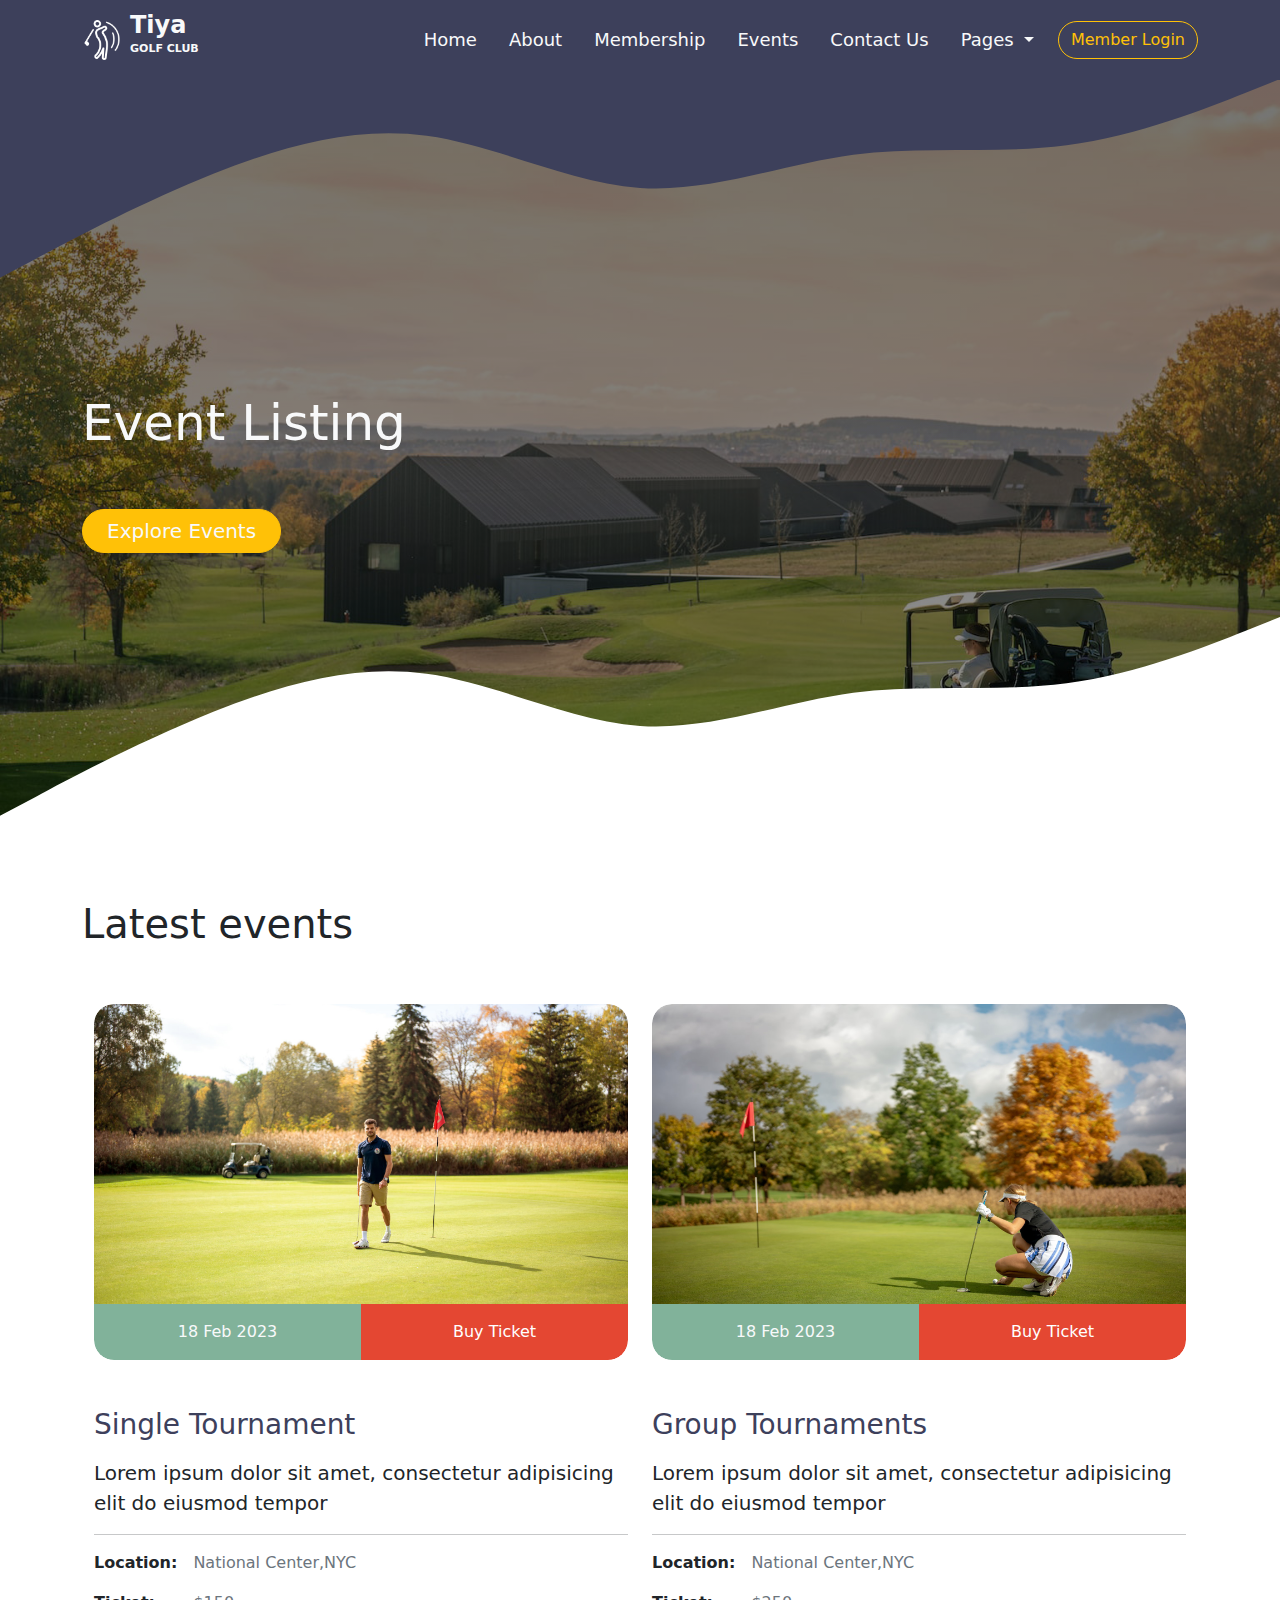
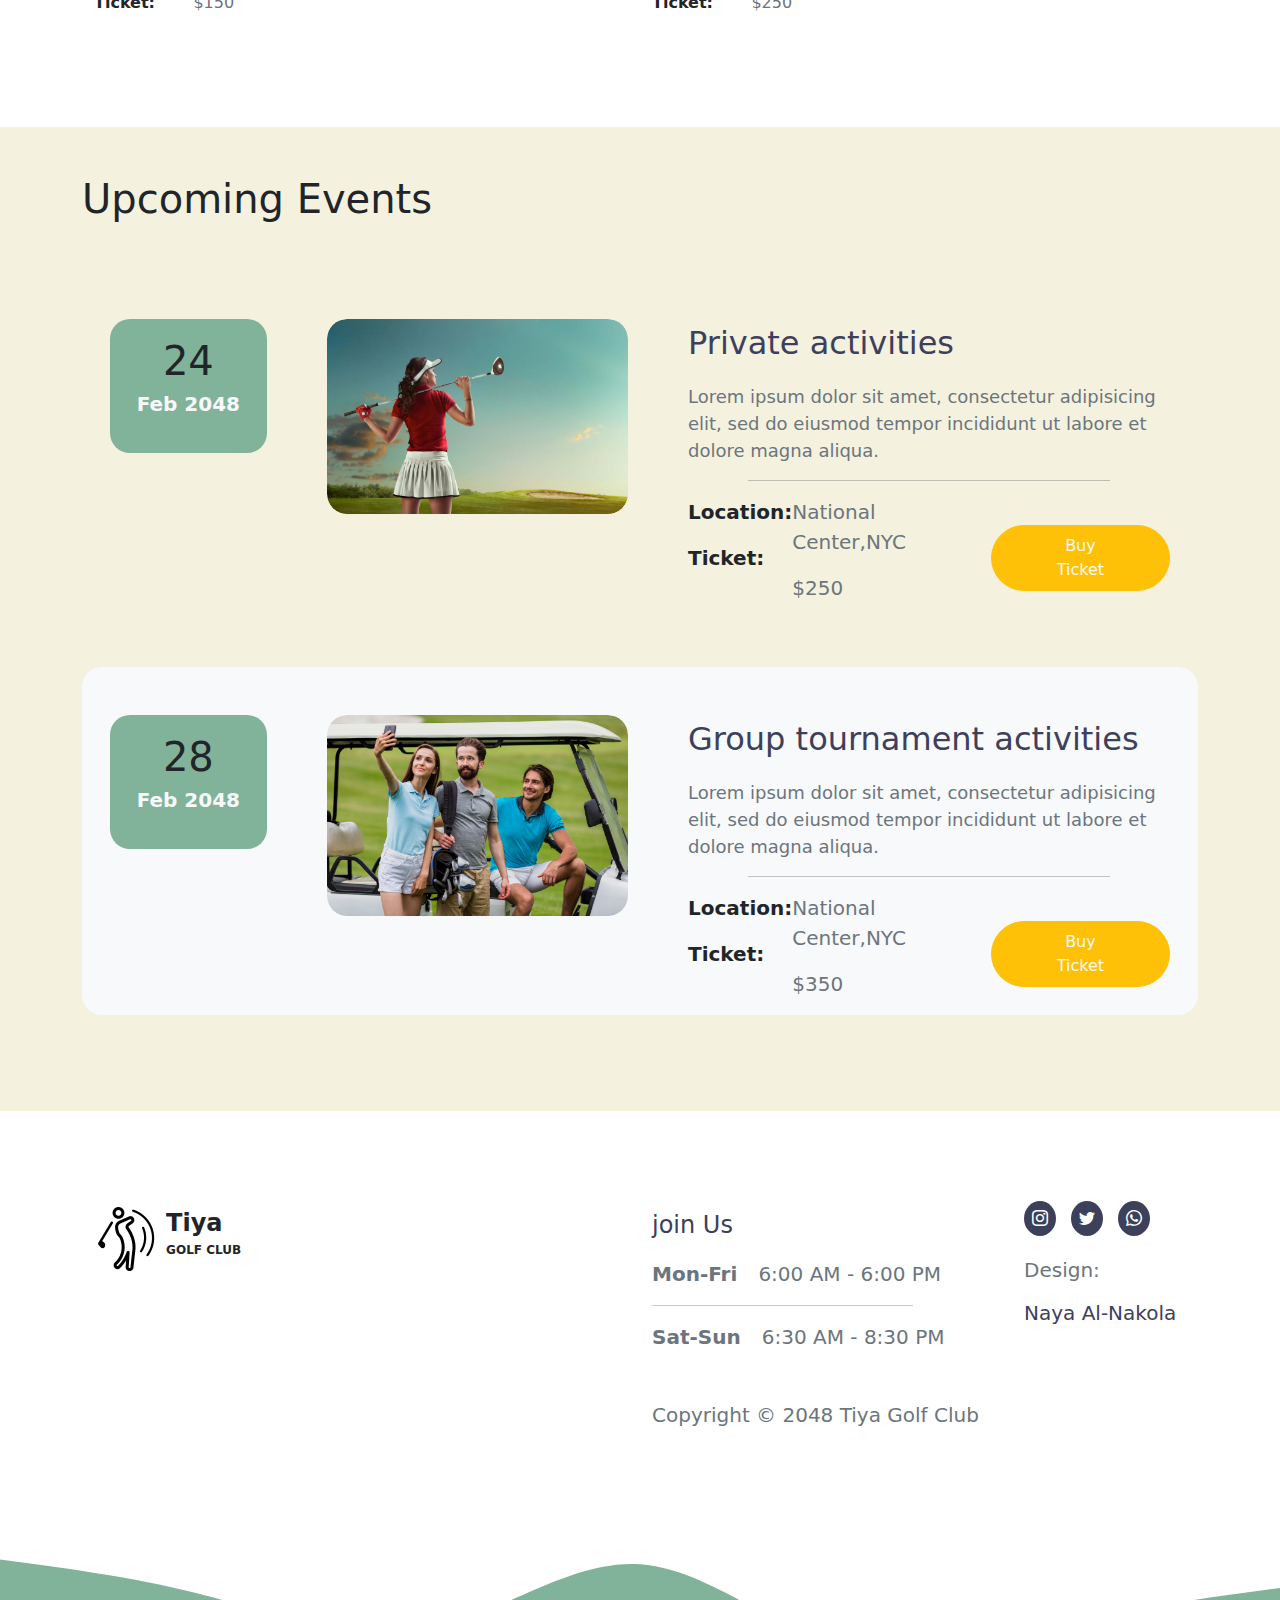
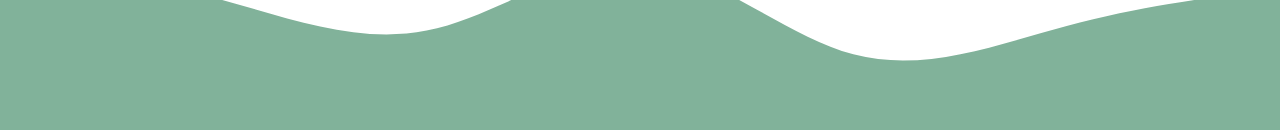
<file: event-listing.html>
<!DOCTYPE html>
<html lang="en">
<head>
    <meta charset="UTF-8">
    <meta name="viewport" content="width=device-width, initial-scale=1.0">
    <title>Even Listing</title>
    <link rel="stylesheet" href="./css/style.css">
    <link rel="stylesheet" href="./css/bootstrap.min.css">
    <link rel="stylesheet" href="./css/all.min.css">
    <link rel="stylesheet" href="./bootstrap-icons/bootstrap-icons.min.css">
</head>
<body>
    <!-- Start header "> -->
    <nav class="navbar navbar-expand-lg pt-2 position-fixed">
        <div class="container container-fluid ">
          <a class="navbar-brand text-light fs-3 w-25" href="#">
            <div class="d-flex align-items-center ">
              <img src="./images/logo.png" alt="">
              <div class=" ms-0 ms-md-2 pt-2  logo-info">
                <p class="fw-bold fs-4">Tiya</p>
                <p class="fw-bold ">GOLF CLUB</p>
              </div>
            </div>
          </a>
          <button class="navbar-toggler ms-auto " type="button" data-bs-toggle="collapse" data-bs-target="#navbarSupportedContent" aria-controls="navbarSupportedContent" aria-expanded="false" aria-label="Toggle navigation">
            <i class="fas fa-bars text-light fs-6"></i>
          </button>
          <div class="collapse navbar-collapse" id="navbarSupportedContent">
            <ul class="navbar-nav ms-auto mb-2 mb-lg-0">
              <li class="nav-item">
                <a class="nav-link active text-light pe-4" aria-current="page" href="index.html">Home</a>
              </li>
              <li class="nav-item">
                <a class="nav-link text-light pe-4" href="#about">About</a>
              </li>
              <li class="nav-item">
                <a class="nav-link text-light pe-4" href="#member">Membership</a>
              </li>
              <li class="nav-item">
                <a class="nav-link text-light pe-4" href="#events">Events</a>
              </li>
              <li class="nav-item">
                <a class="nav-link text-light pe-4" href="#contact">Contact Us</a>
              </li>
              <li class="nav-item dropdown">
                <a class="nav-link dropdown-toggle text-light pe-4" href="#" id="navbarDropdown" role="button" data-bs-toggle="dropdown" aria-expanded="false">
                  Pages
                </a>
                <ul class="dropdown-menu" aria-labelledby="navbarDropdown">
                  <li><a class="dropdown-item" href="event-listing.html">Event Listing</a></li>
                  <li><a class="dropdown-item" href="event-details.html">Event Details</a></li>
                </ul>
              </li>
            </ul>
          </div>
          <!-- Canvas button -->
          <button class="btn btn-outline-warning rounded-pill log" type="button" data-bs-toggle="offcanvas" data-bs-target="#offcanvasExample" aria-controls="offcanvasExample">Member Login</button>
        </div>
      </nav>

  
      <!-- Start offcanvas -->
      <div class="offcanvas offcanvas-end d-flex align-items-center" tabindex="-1" id="offcanvasExample" aria-labelledby="offcanvasExampleLabel">
          <div class="offcanvas-body  py-5 px-5 w-100">
            <div class="d-flex mb-4">
              <h5>Member Login</h5>
              <button type="button text-secondary" class="btn-close ms-auto " data-bs-dismiss="offcanvas" aria-label="Close"></button>
            </div>
            <form action="">
              <label class="mb-2 fs-6" for="">Membership No.</label>
              <input type="text" class="d-block rounded-pill w-100 py-2 px-3 mb-4" placeholder="11002560">
              <label class="mb-2 fs-6" for="">Password</label>
              <input type="password" class="d-block rounded-pill w-100 py-2 px-3 mb-4" placeholder="password">
              <input type="checkbox" class="d-inline-block">
              <label class="fs-6" for="">Remember me</label>
              <div class="d-flex justify-content-center">
                <input type="submit" class="d-block  rounded-pill fs-5 py-2 px-4 text-light my-3" value="Login" >
              </div>
              <p class="text-center mt-2"><a class="" href="">Forgotten password?</a></p>
              <p>
                <span class="h5 text-light me-2">Any Question?</span>
                <a href="">010-020-0340</a>
              </p>
            </form>
          </div>
      </div>  
      <!-- End offcanvas -->
      <!-- End header  -->
  
  
  
      <!-- Start home  -->
      <div class="home ">    
        <img class=" wave1" src="./images/svg/wave (8).svg" alt="">
          <div class="container d-flex align-items-center h-100">
            <div class="home-content my-5 ">
              <h1 class="text-light mt-5 py-5 ">Event Listing</h1>
              <div>
                <button class="btn btn-warning rounded-pill text-light fs-5 px-4">Explore Events</button>
              </div>
            </div>
          </div>
        <img class="wave2" src="./images/svg/wave (9).svg" alt="">
      </div>
      <!-- End home  -->
  


      <!-- Start latest events  -->
      <div class="latest container mb-5">
        <h1>Latest events</h1>
        <div class="row mx-0 py-5">
            <div class="col-md-6">
                <div class="event text-light">
                    <img class="w-100 d-block" src="./images/anna-rosar-ew-olGvgCCs-unsplash.jpg" alt="">
                    <div class="d-flex">
                        <div class="date text-center w-50 py-3">18 Feb 2023</div>
                        <div class="buy text-center py-3"><a href="event-details.html">Buy Ticket</a></div>
                    </div>
                    <i class="custom-block-icon bi-link fs-2 bg-warning text-light rounded-circle text-center px-2 pb-1"></i>
                </div>
                <div class="event-info mt-5">
                  <p class="h3 pb-2"><a href="event-details.html">Single Tournament</a></p>
                  <p class="fs-5">Lorem ipsum dolor sit amet, consectetur adipisicing elit do eiusmod tempor</p>
                  <hr>
                  <div class="d-md-flex">
                    <div class="title fw-bold ">
                      <p>Location:</p>
                      <p >Ticket:</p>
                    </div>
                    <div class="text-secondary ps-3">
                      <p>National Center,NYC</p>
                      <p>$150</p>
                    </div>
                  </div>
                </div>
            </div>

            <div class="col-md-6 mt-5 mt-md-0">
              <div class="event text-light">
                  <img class="w-100 d-block" src="./images/newsletter.jpg" alt="">
                  <div class="d-flex">
                      <div class="date text-center w-50 py-3">18 Feb 2023</div>
                      <div class="buy text-center py-3"><a href="event-details.html">Buy Ticket</a></div>
                  </div>
                  <i class="custom-block-icon bi-link fs-2 bg-warning text-light rounded-circle text-center px-2 pb-1"></i>
              </div>
              <div class="event-info mt-5">
                <p class="h3 pb-2"> <a href="event-details.html">Group Tournaments</a></p>
                <p class="fs-5">Lorem ipsum dolor sit amet, consectetur adipisicing elit do eiusmod tempor</p>
                <hr>
                <div class="d-md-flex">
                  <div class="title fw-bold ">
                    <p>Location:</p>
                    <p >Ticket:</p>
                  </div>
                  <div class="text-secondary ps-3">
                    <p>National Center,NYC</p>
                    <p>$250</p>
                  </div>
                </div>
              </div>
          </div>
        </div>
      </div>
      <!-- End latest events  -->


      <!-- start upcomming events  -->
    <div class="upcoming-events my-5 py-5" id="events">
      <div class="container">
        <h1 class="mb-5">Upcoming Events</h1>
        <div class="row mx-0 pt-5 px-3">
          <div class="col-lg-2 col-md-4">
            <div class="event-date text-center py-4 " >
              <p class="fs-1">24</p>
              <p class="text-light fw-bold fs-5 ">Feb 2048</p>
            </div>
          </div>
          <div class="col-lg-4 col-md-8 ps-lg-5 mt-5 mt-md-0">
            <div class="image">
              <img class="w-100" src="./images/professional-golf-player.jpg" alt="">
              <i class="custom-block-icon bi-link fs-2 bg-warning text-light rounded-circle text-center px-2 pb-1"></i>
            </div>
          </div>
          <div class="col-lg-6  ps-lg-5 mt-lg-0 mt-5">
            <p class="title fs-2"><a href="event-details.html">Private activities</a></p>
            <p class="text-secondary private">Lorem ipsum dolor sit amet, consectetur adipisicing elit, sed do eiusmod tempor incididunt ut labore et dolore magna aliqua.</p>
            <hr class="w-75 mx-auto">
            <div class="d-md-flex justify-content-between">
              <div class="title fw-bold fs-5">
                <p>Location:</p>
                <p >Ticket:</p>
              </div>
              <div class="text-secondary fs-5 ">
                <p>National Center,NYC</p>
                <p>$250</p>
              </div>
              <button class="btn btn-warning px-5 rounded-pill h-75 my-auto py-2 text-light">Buy Ticket</button>
            </div>
          </div>
        </div>

        <div class="row mx-0 bg-light group pt-5 my-5 px-3">
          <div class="col-lg-2 col-md-4">
            <div class="event-date text-center py-4 " >
              <p class="fs-1">28</p>
              <p class="text-light fw-bold fs-5 ">Feb 2048</p>
            </div>
          </div>
          <div class="col-lg-4 col-md-8 ps-lg-5 mt-5 mt-md-0">
            <div class="image">
              <img class="w-100" src="./images/girl-taking-selfie-with-friends-golf-field.jpg" alt="">
              <i class="custom-block-icon bi-link fs-2 bg-warning text-light rounded-circle text-center px-2 pb-1"></i>
            </div>
          </div>
          <div class="col-lg-6  ps-lg-5 mt-lg-0 mt-5">
            <p class="title fs-2"><a href="event-details.html">Group tournament activities</a></p>
            <p class="text-secondary private">Lorem ipsum dolor sit amet, consectetur adipisicing elit, sed do eiusmod tempor incididunt ut labore et dolore magna aliqua.</p>
            <hr class="w-75 mx-auto">
            <div class="d-md-flex justify-content-between">
              <div class="title fw-bold fs-5">
                <p>Location:</p>
                <p >Ticket:</p>
              </div>
              <div class="text-secondary fs-5">
                <p>National Center,NYC</p>
                <p>$350</p>
              </div>
              <button class="btn btn-warning px-5 rounded-pill h-75 my-auto py-2 text-light">Buy Ticket</button>
            </div>
          </div>
        </div>
      </div>
    </div>
    <!-- End upcomming events  -->

    <!-- Start footer  -->
    <div class="footer container pt-5">
      <div class="row mx-0">
        <div class="col-md-6 ">
            <div class="d-flex align-items-center justify-content-md-start justify-content-center">
              <img  src="./images/logo.png" alt="">
              <div class=" ms-0 ms-md-2 pt-2  logo-info">
                <p class="fw-bold fs-4">Tiya</p>
                <p class="fw-bold ">GOLF CLUB</p>
              </div>
            </div>
        </div>
        <div class="col-md-4 mt-5 mt-md-0 text-center text-md-start">
          <p class="fs-4 join">join Us</p>
          <p class="text-secondary">
            <span class="fw-bold fs-5 me-3 d-block d-md-inline-block">Mon-Fri</span>
            <span class="fs-5">6:00 AM - 6:00 PM</span>
          </p>
          <hr class="w-75 mx-auto mx-md-0">
          <p class="text-secondary mb-5">
            <span class="fw-bold fs-5 me-3 d-block d-md-inline-block">Sat-Sun</span>
            <span class="fs-5">6:30 AM - 8:30 PM</span>
          </p>
          <p class="text-secondary fs-5">Copyright &copy; 2048 Tiya Golf Club</p>
        </div>
        <div class="col-md-2 mt-5 mt-md-0 text-center text-md-start">
          <i class="social-icon-link bi-instagram"></i>
          <i class="social-icon-link bi-twitter"></i>
          <i class="social-icon-link bi-whatsapp"></i>
          <p class="text-secondary fs-5 mt-4">Design:</p>
          <h5 class="join">Naya Al-Nakola</h5>
        </div>
      </div>
    </div>
    <img src="./images/svg/wave (7).svg" alt="">
    <!-- End footer  -->



      <script src="./js/bootstrap.min.js"></script>
      <script src="./js/script.js"></script>
</body>
</html>
</file>
<file: css/style.css>
body{
    font-family: Arial, Helvetica, sans-serif;
}
/* Start header  */
nav{
    background-color: #3d405b;
    z-index: 999;
    width: 100%;
}

nav ul li a{
    font-size: 18px;
    transition: .5s;
}
nav ul li a:hover{
    color: #e0a85f !important;
    transition: .5s;
}
nav img{
    filter: brightness(0) invert(1);
    width: 40px;
}
nav .logo-info{
    line-height: .4;
    font-size: 11px;
}
nav .log:hover{
    background-color: #f2cc8f;
    color: #fff;
    border: none;
}
/* End header  */


/* Start offcanvas  */
.offcanvas{
    background-image: url(../images/wave-haikei\ \(6\).svg);
    background-repeat: no-repeat;
    background-size: cover;
}
.offcanvas-body input{
    display: block;
}
.offcanvas-body input[type='text'],
.offcanvas-body input[type='password']{
    border: 2px solid #dee2e6;
}
.offcanvas-body input[type='text']:focus,
.offcanvas-body input[type='password']:focus{
    outline: none;
    border: 2px solid #3D405B;
}
.offcanvas-body input[type='submit']{
    border: none;
    background-color: #f2cc8f;
    transition: .5s;
}
.offcanvas-body input[type='submit']:hover{
    background-color: #e07a5f;
    transition: .5s;
}
.offcanvas p a{
    text-decoration: none;
    color: #3d405b;
}
/* End offcanvas  */


/* Start home  */
.home{
    background-size: cover;
    background-position: center;
    height: 100vh;
    position: relative;
    padding-top: 500px;
    padding-bottom: 400px;
    background-image: linear-gradient(rgba(0, 0, 0, 0.555), rgba(0, 0, 0, 0.411)), url(../images/home-bg.jpg);
    background-blend-mode: luminosity;
}

.home-content {
    padding-top: 100px !important;
    padding: 0 0 250px 0;
}
.home-content h1{
    font-size: 50px;
}
.wave1{
    position: absolute;
    top: 79px;
}
.wave2{
    position: absolute;
    bottom: -1px;
}

     /*start wrap  */
.word-container {
    width: 200px;
    height: 100px;
    position: relative;
    transform-style: preserve-3d;
    animation: flipWords;
}
.word {
    position: absolute;
    width: 100%;
    height: 100%;
    opacity: 0;
    transform: rotateX(180deg);
    transition: all .5s linear;
}
.word.active {
    transform: rotateX(0);
    opacity: 1;
}
@keyframes flipWords {
    0% {
        opacity: 0;
        transform: rotateX(180deg);
    }
    25% {
        opacity: 1;
        transform: rotateX(180deg);
    }
    75% {
        opacity: 1;
        transform: rotateX(0);
    }
    100% {
        opacity: 0;
        transform: rotateX(0);
    }
}
    /*End wrap  */

/* End home  */

/* Start about  */

.about-info p{
    font-size: 17px;
}
.about-img{
    border-radius: 20px;
    margin-bottom: 15px;
}
.about .image{
    position: relative;
    overflow: hidden;
    border-radius: 20px;
}
.about-icons{
    position: absolute;
    left: 50%;
    top: 50%;
    transform: translate(-50%,-50%);
    display: none;
}
.about-icons i{
    background-color: #3D405B;
    color: #fff;
    padding: 5px 8px;
    border-radius: 50%;
    transition: .5s;
}
.about-icons i:hover{
    background-color: #81b29a;
    transition: .5s;
}
.about .image:hover .about-icons{
    display: block;
    transition: .5s;
}
.about img{
    transition: .5s;
}
.about .image:hover img{
    transform: scale(1.1);
    transition: .5s;
}

/* End about  */


/* Start newsletter  */
.newsletter{
    background-image: url(../images/newsletter.jpg);
    background-position: bottom;
    background-repeat: no-repeat;
    background-size: cover;
    position: relative;
}
.newsletter .card{
    border-radius: 30px;
    background-color: #ffffffbb;
    margin-top: 200px !important;
    margin-bottom: 300px !important;
}
.newsletter .input-group input{
    border: none;
    margin: 0 10px;
}
.newsletter .input-group input:focus{
    outline: 2px solid #3D405B !important;
    box-shadow: none;
}
.wave3{
    position: absolute;
    top: -1px;
}
.wave4{
    position: absolute;
    bottom: -1px;
}
/* End newsletter  */

/* Start membership */
table{
    border: none ;
    margin: 0 !important;
}

table thead tr .td1{
    border-radius: 20px 0 0 0 ;
}
table thead tr .td2{
    border-radius: 0 20px 0 0 ;
}
table thead tr{
    background-color: #3D405B;
    color: #fff;
    font-weight: bold;
}
table thead tr td{
    padding: 15px auto !important;
    font-size: 16px !important;
    
}
table tbody tr td{
    padding-top: 20px !important;
    padding-bottom: 20px !important;
    font-weight: bold;
}
table tbody tr:nth-child(even){
    background-color: #f4f1de ;
}
.membership .card{
    background-color: #3D405B;
    border-radius: 20px;
}
.membership textarea{
    border-radius: 30px;
}
.membership input{
    border: none;
}
.membership input:focus,
.membership textarea:focus
{
    border: none;
    outline: 2px solid #3D405B;
}
/* End membership */


/* start upcomming events */
.upcoming-events{
    background-color: #f4f1de;
}
.upcoming-events .event-date{
    background-color: #81b29a;
    border-radius: 20px;
    line-height: .9;
}
.upcoming-events img{
    border-radius: 20px;
    transition: .5s;
}
.upcoming-events .image{
    position: relative;
    transition: .5s;
    border-radius: 20px;
    overflow: hidden;

}
.upcoming-events .image i{
    position: absolute;
    left: 50%;
    top: 50%;
    transform: translate(-50%,-50%);
    display: none;
    transition: .5s;
}
.upcoming-events i:hover{
    background-color: #e07a5f  !important;
}
.upcoming-events .image:hover i{
    display: block;
    transition: .5s;
}
.upcoming-events .image:hover img{
    transform: scale(1.1);
    transition: .5s;
}
.upcoming-events .image i:hover
.upcoming-events img{
    border-radius: 20px;
}
.upcoming-events .title a{
    color: #3d405b;
    text-decoration: none;
    transition: .5s;

}
.upcoming-events .title a:hover{
    color: #e0a85f;
    transition: .5s;
}
.upcoming-events .private{
    font-size: 18px;
}
.upcoming-events .group{
    border-radius: 20px;
}
/* End upcomming events */


/* Start contact  */
.contact .inp{
    width: 49%;
}
.contact input[type="text"],
.contact textarea{
    border: 2px solid #dbd8d88e;
}
.contact textarea{
    border-radius: 50px;
}
.contact input[type="text"]:focus,
.contact textarea:focus{
    outline: 1px solid #3D405B;
    border: none;
}
.map{
    background-image: url(../images/WorldMap.svg);
    background-size: cover;
    background-repeat: no-repeat;
    background-position: center;
    display: flex;
    justify-content: center;
    align-items: center;
    padding: 100px 0;
}
.map .location{
    background-color: #3D405B;
    border-radius: 20px;
    line-height: .5;
}
.map .direction{
    background-color: #e07a5f;
    border-radius: 0 0 20px 20px;
    transition: .5s;
}
.map .direction:hover{
    background-color: #f2cc8f;
    transition: .5s;
}
/* End contact  */


/* Start footer  */
.footer img{
    width: 12%;
}
.footer .logo-info{
    line-height: .6;
    font-size: 12px;
}
.footer .join{
    color: #3d405b;
}
.footer i{
    background-color: #3D405B;
    color: white;
    padding: 8px;
    border-radius: 50%;
    margin-right: 10px;
    transition: .5s;
}
.footer i:hover{
    background-color: #81b29a;
    transition: .5s;
}
/* End footer  */

/* Start event listing page */
.event{
    position: relative;
    transition: .5s;
    overflow: hidden;
    border-radius: 20px;
}
.event .date{
    background-color: #81b29a;
    width: 50% !important;
    border-radius: 0 0 0 20px;

}
.event img{
    border-radius: 20px 20px 0 0;
    transition: .5s;
}
.event .buy{
    background-color: #e44732;
    width: 50% !important;
    border-radius: 0 0 20px 0;
}
.event .buy a{
    text-decoration: none;
    color: #fff;
}
.event .buy:hover{
    opacity: .6 !important;
    transition: .5s;
}
.event i{
    position: absolute;
    left: 50%;
    top: 50%;
    transform: translate(-50%,-50%);
    display: none;
    transition: .5s;
}
.event i:hover{
    background-color: #e07a5f !important;
    transition: .5s;
}
.event:hover i{
    display: block;
    transition: .5s ;
}
.event img:hover {
    transform: scale(1.1);
    transition: .5s;

}
.event-info a{
    text-decoration: none;
    color: #3d405b;
    transition: .5s;

}
.event-info a:hover{
    color: #e07a5f;
    transition: .5s;
}

/* End event listing page  */


/* Start event details page */
.group-tour{
    position: relative;
    left: 50%;
    transform: translateX(-50%);
}
.group-tour .img{
    border-radius: 20px;
    overflow: hidden;
    background-color: red;
}
.group-tourn img{
    border-radius: 20px;
    transition: .5s;
}
.group-tournament img:hover{
    transform: scale(1.1);
    transition: .5s;
}
.event-details{
    background-color: #f4f1de;
    border-radius: 20px;
}
/* End event details page */
</file>
